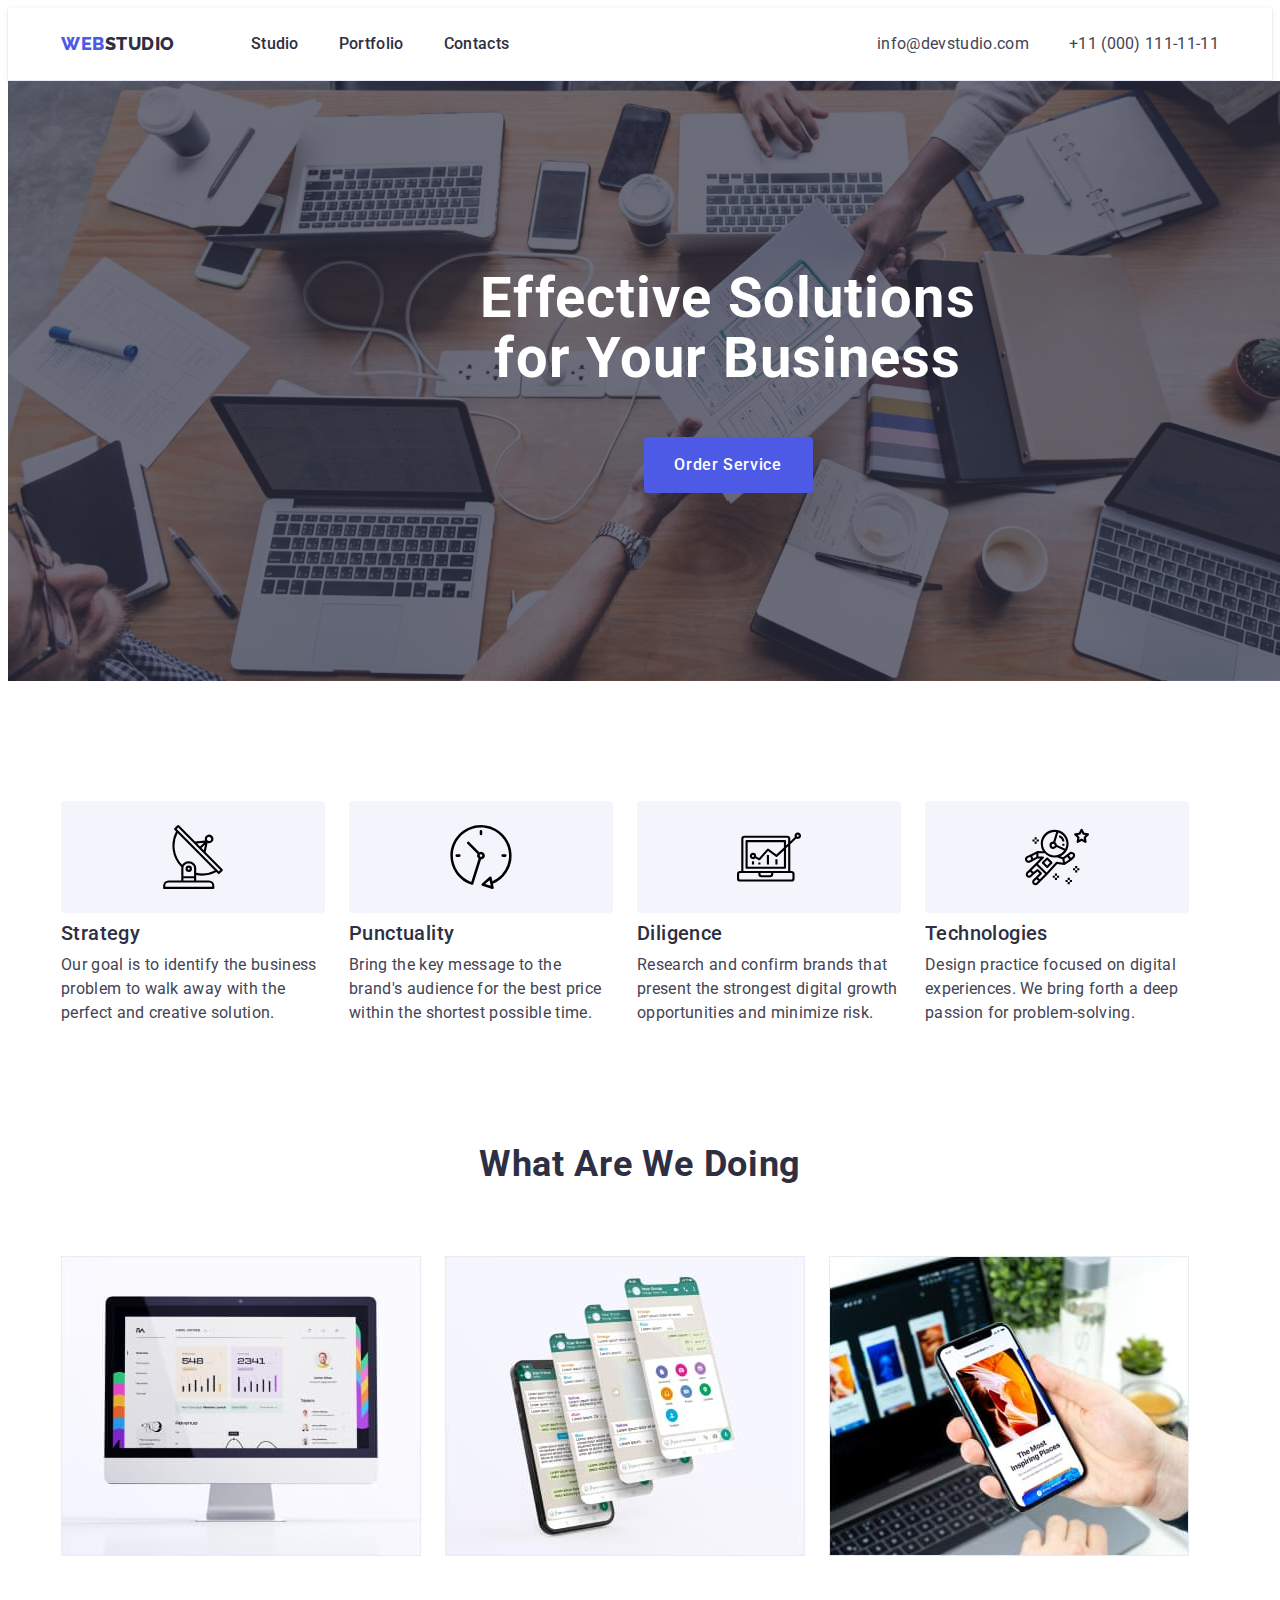
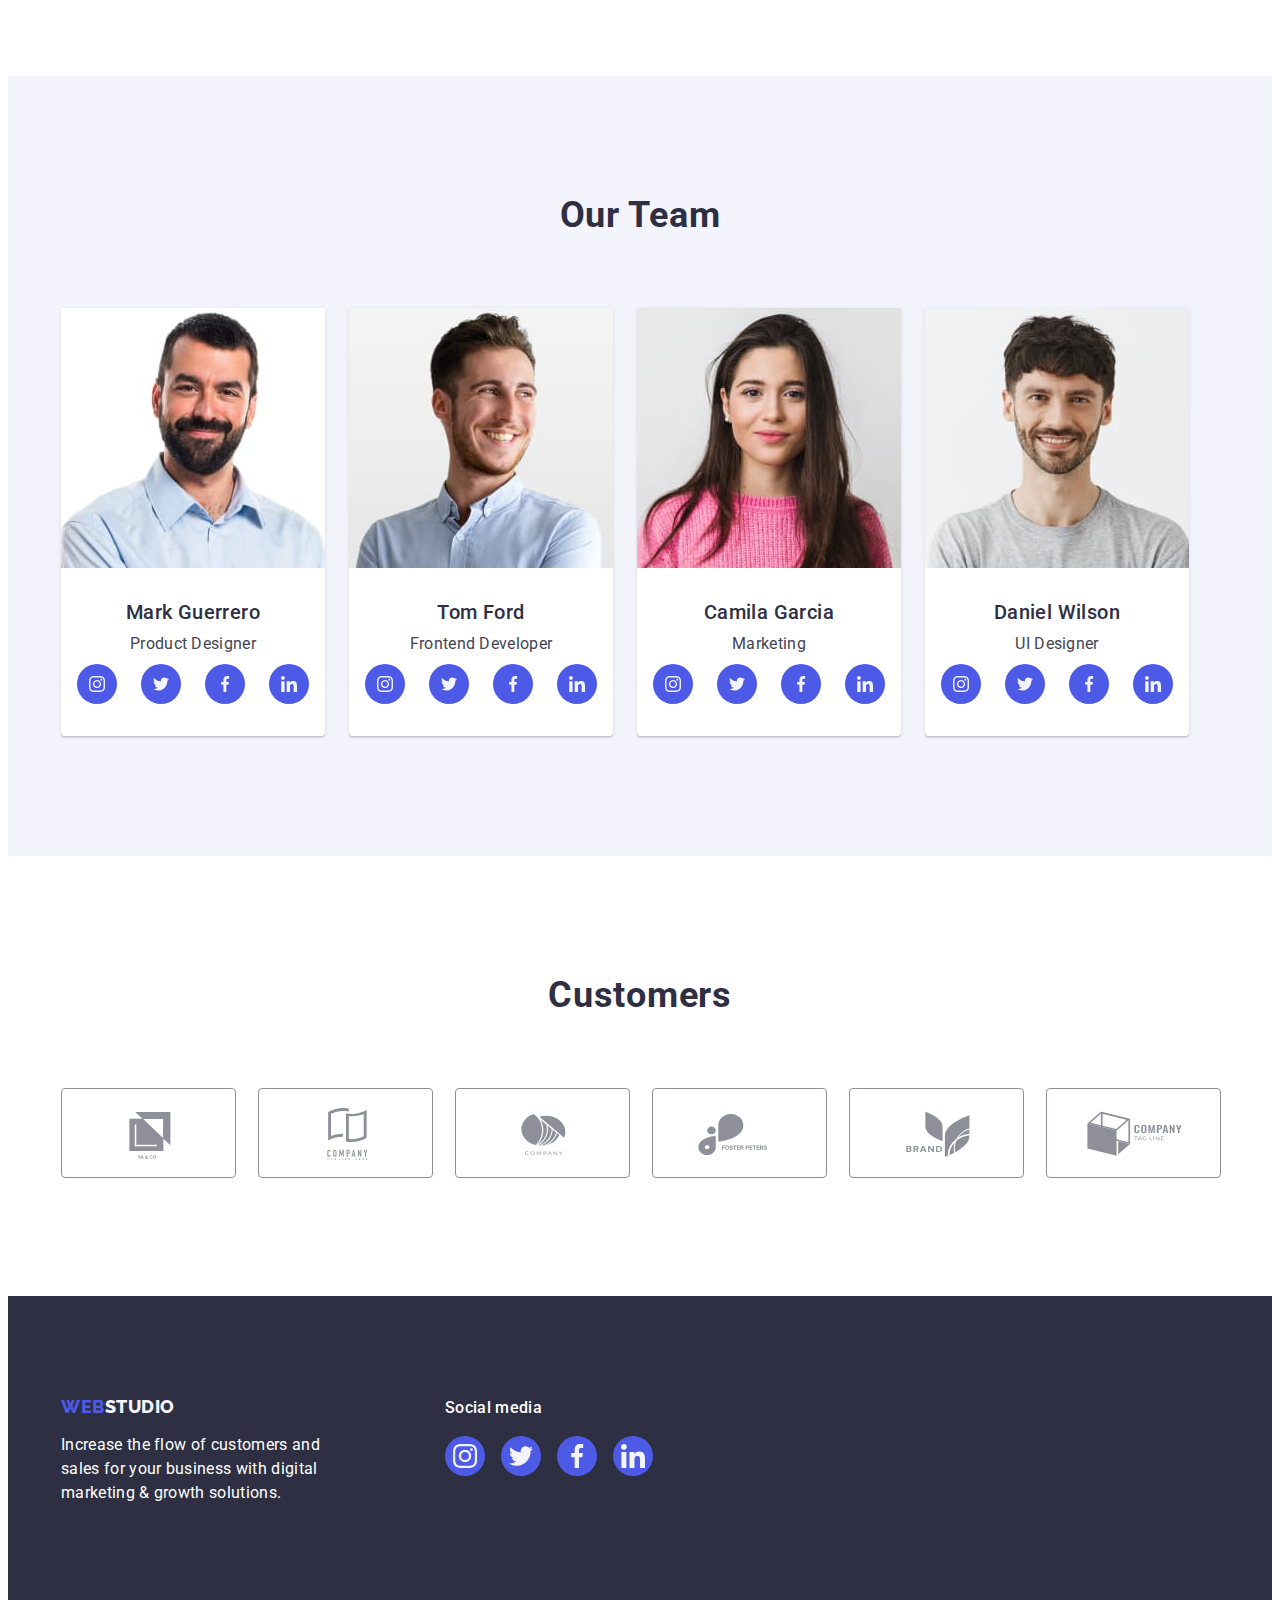
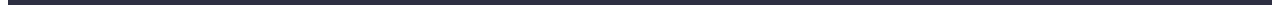
<file: index.html>
<!DOCTYPE html>
<html lang="en">

<head>
    <meta charset="UTF-8" />
    <meta http-equiv="X-UA-Compatible" content="IE=edge" />
    <meta name="viewport" content="width=device-width, initial-scale=1.0" />
    <title>Web Studio</title>
    <link rel="preconnect" href="https://fonts.googleapis.com">
    <link rel="preconnect" href="https://fonts.gstatic.com" crossorigin>
    <link href="https://fonts.googleapis.com/css2?family=Raleway:wght@800&family=Roboto:wght@400;500;700&display=swap"
        rel="stylesheet">
    <link rel="stylesheet" href="https://cdnjs.cloudflare.com/ajax/libs/modern-normalize/1.1.0/modern-normalize.min.css"
        integrity="sha512-wpPYUAdjBVSE4KJnH1VR1HeZfpl1ub8YT/NKx4PuQ5NmX2tKuGu6U/JRp5y+Y8XG2tV+wKQpNHVUX03MfMFn9Q=="
        crossorigin="anonymous" referrerpolicy="no-referrer" />
    <link rel="stylesheet" href="./css/styles.css" />
</head>

<body>
    <!-- start header -->
    <header class="header">
        <div class="header-container container">
            <nav class="header-nav">
                <a href="./index.html" class="logo link">Web<span class="logo-dark">Studio</span></a>
                <ul class="header-list list">
                    <li class="header-list-item">
                        <a class="header-item link" href="./index.html">Studio</a>
                    </li>
                    <li class="header-list-item">
                        <a class="header-item link" href="./portfolio.html">Portfolio</a>
                    </li>
                    <li class="header-list-item">
                        <a class="header-item link" href="">Contacts</a>
                    </li>
                </ul>
            </nav>
            <address class="address">
                <ul class="address-list list">
                    <li class="address-list-item">
                        <a class="address-link link" href="mailto:info@devstudio.com">info@devstudio.com</a>
                    </li>
                    <li class="address-list-item">
                        <a class="address-link link" href="tel:+110001111111">+11 (000) 111-11-11</a>
                    </li>
                </ul>
            </address>
        </div>
    </header>
    <!-- start main -->
    <main>
        <!-- section hero -->
        <section class="section-hero section">
            <div class="container">
                <h1 class="hero">Effective Solutions for Your Business</h1>
                <!-- <a href="#">Order Service</a> -->
                <button class="btn" type="button">Order Service</button>
            </div>
        </section>
        <!-- section hero-item -->
        <section class="section-advantages section">
            <div class="container">
                <h2 class="visually-hidden">Our advantages</h2>
                <ul class="section-advantages-list list">
                    <li class="advantages-list-item">
                        <div class="advantages-icons">
                            <svg class="antenna" width="64" height="64">
                                <use href="./images/icons/icons.svg#antenna"></use>
                            </svg>
                        </div>
                        <h3 class="advantages-title">Strategy</h3>
                        <p class="advantages-p">
                            Our goal is to identify the business problem to walk
                            away with the perfect and creative solution.
                        </p>
                    </li>
                    <li class="advantages-list-item">
                        <div class="advantages-icons">
                            <svg class="antenna" width="64" height="64">
                                <use href="./images/icons/icons.svg#clock"></use>
                            </svg>
                        </div>
                        <h3 class="advantages-title">Punctuality</h3>
                        <p class="advantages-p">
                            Bring the key message to the brand's audience for
                            the best price within the shortest possible time.
                        </p>
                    </li>
                    <li class="advantages-list-item">
                        <div class="advantages-icons">
                            <svg class="antenna" width="64" height="64">
                                <use href="./images/icons/icons.svg#diagram"></use>
                            </svg>
                        </div>
                        <h3 class="advantages-title">Diligence</h3>
                        <p class="advantages-p">
                            Research and confirm brands that present the
                            strongest digital growth opportunities and minimize
                            risk.
                        </p>
                    </li>
                    <li class="advantages-list-item">
                        <div class="advantages-icons">
                            <svg class="antenna" width="64" height="64">
                                <use href="./images/icons/icons.svg#astronaut"></use>
                            </svg>
                        </div>
                        <h3 class="advantages-title">Technologies</h3>
                        <p class="advantages-p">
                            Design practice focused on digital experiences. We
                            bring forth a deep passion for problem-solving.
                        </p>
                    </li>
                </ul>
            </div>
        </section>
        <!-- section what are we doing -->
        <section class="section work">
            <div class="container">
                <h2 class="section-works">What are we doing</h2>
                <ul class="section-works-list list">
                    <li class="works-list-item">
                        <img src="./images/analytics.jpg" alt="analytics" width="360" />
                    </li>
                    <li class="works-list-item">
                        <img src="./images/speed.jpg" alt="speed" width="360" />
                    </li>
                    <li class="works-list-item">
                        <img src="./images/crossplatform.jpg" alt="cross-platform" width="360" />
                    </li>
                </ul>
            </div>
        </section>
        <!-- section our team -->
        <section class="section-team section">
            <div class="container">
                <h2 class="title-team">Our Team</h2>
                <ul class="section-item list">
                    <li class="team-item">
                        <img src="./images/markguerrero.jpg" alt="photo-product-designer" width="264" />
                        <div class="card-info">
                            <h3 class="our-title">Mark Guerrero</h3>
                            <p class="section-p">Product Designer</p>
                            <ul class="socials list">
                                <li class="socials-item">
                                    <a class="socials-link link" href="" aria-label="Instagram icon">
                                        <svg class="socials-icon" width="16" height="16">
                                            <use href="./images/icons/icons.svg#instagram"></use>
                                        </svg>
                                    </a>
                                </li>
                                <li class="socials-item">
                                    <a class="socials-link link" href="" aria-label="Twitter icon">
                                        <svg class="socials-icon" width="16" height="16">
                                            <use href="./images/icons/icons.svg#twitter"></use>
                                        </svg>
                                    </a>
                                </li>
                                <li class="socials-item">
                                    <a class="socials-link link" href="" aria-label="Facebook icon">
                                        <svg class="socials-icon" width="16" height="16">
                                            <use href="./images/icons/icons.svg#facebook"></use>
                                        </svg>
                                    </a>
                                </li>
                                <li class="socials-item">
                                    <a class="socials-link link" href="" aria-label="Linkedin icon">
                                        <svg class="socials-icon" width="16" height="16">
                                            <use href="./images/icons/icons.svg#linkedin"></use>
                                        </svg>
                                    </a>
                                </li>
                            </ul>
                        </div>
                    </li>
                    <li class="team-item">
                        <img src="./images/tomford.jpg" alt="photo-product-designer" width="264" />
                        <div class="card-info">
                            <h3 class="our-title">Tom Ford</h3>
                            <p class="section-p">Frontend Developer</p>
                            <ul class="socials list">
                                <li class="socials-item">
                                    <a class="socials-link link" href="" aria-label="Instagram icon">
                                        <svg class="socials-icon" width="16" height="16">
                                            <use href="./images/icons/icons.svg#instagram"></use>
                                        </svg>
                                    </a>
                                </li>
                                <li class="socials-item">
                                    <a class="socials-link link" href="" aria-label="Twitter icon">
                                        <svg class="socials-icon" width="16" height="16">
                                            <use href="./images/icons/icons.svg#twitter"></use>
                                        </svg>
                                    </a>
                                </li>
                                <li class="socials-item">
                                    <a class="socials-link link" href="" aria-label="Facebook icon">
                                        <svg class="socials-icon" width="16" height="16">
                                            <use href="./images/icons/icons.svg#facebook"></use>
                                        </svg>
                                    </a>
                                </li>
                                <li class="socials-item">
                                    <a class="socials-link link" href="" aria-label="Linkedin icon">
                                        <svg class="socials-icon" width="16" height="16">
                                            <use href="./images/icons/icons.svg#linkedin"></use>
                                        </svg>
                                    </a>
                                </li>
                            </ul>
                        </div>
                    </li>
                    <li class="team-item">
                        <img src="./images/camilagarcia.jpg" alt="photo-product-designer" width="264" />
                        <div class="card-info">
                            <h3 class="our-title">Camila Garcia</h3>
                            <p class="section-p">Marketing</p>
                            <ul class="socials list">
                                <li class="socials-item">
                                    <a class="socials-link link" href="" aria-label="Instagram icon">
                                        <svg class="socials-icon" width="16" height="16">
                                            <use href="./images/icons/icons.svg#instagram"></use>
                                        </svg>
                                    </a>
                                </li>
                                <li class="socials-item">
                                    <a class="socials-link link" href="" aria-label="Twitter icon">
                                        <svg class="socials-icon" width="16" height="16">
                                            <use href="./images/icons/icons.svg#twitter"></use>
                                        </svg>
                                    </a>
                                </li>
                                <li class="socials-item">
                                    <a class="socials-link link" href="" aria-label="Facebook icon">
                                        <svg class="socials-icon" width="16" height="16">
                                            <use href="./images/icons/icons.svg#facebook"></use>
                                        </svg>
                                    </a>
                                </li>
                                <li class="socials-item">
                                    <a class="socials-link link" href="" aria-label="Linkedin icon">
                                        <svg class="socials-icon" width="16" height="16">
                                            <use href="./images/icons/icons.svg#linkedin"></use>
                                        </svg>
                                    </a>
                                </li>
                            </ul>
                        </div>
                    </li>
                    <li class="team-item">
                        <img src="./images/danielwilson.jpg" alt="photo-product-designer" width="264" />
                        <div class="card-info">
                            <h3 class="our-title">Daniel Wilson</h3>
                            <p class="section-p">UI Designer</p>
                            <ul class="socials list">
                                <li class="socials-item">
                                    <a class="socials-link link" href="" aria-label="Instagram icon">
                                        <svg class="socials-icon" width="16" height="16">
                                            <use href="./images/icons/icons.svg#instagram"></use>
                                        </svg>
                                    </a>
                                </li>
                                <li class="socials-item">
                                    <a class="socials-link link" href="" aria-label="Twitter icon">
                                        <svg class="socials-icon" width="16" height="16">
                                            <use href="./images/icons/icons.svg#twitter"></use>
                                        </svg>
                                    </a>
                                </li>
                                <li class="socials-item">
                                    <a class="socials-link link" href="" aria-label="Facebook icon">
                                        <svg class="socials-icon" width="16" height="16">
                                            <use href="./images/icons/icons.svg#facebook"></use>
                                        </svg>
                                    </a>
                                </li>
                                <li class="socials-item">
                                    <a class="socials-link link" href="" aria-label="Linkedin icon">
                                        <svg class="socials-icon" width="16" height="16">
                                            <use href="./images/icons/icons.svg#linkedin"></use>
                                        </svg>
                                    </a>
                                </li>
                            </ul>
                        </div>
                    </li>
                </ul>
            </div>
        </section>
        <!-- section-customers -->
        <section class="section-customers section">
            <div class="container">
                <h2 class="customers-title">Customers</h2>
                <ul class="customers-list list">
                    <li class="customers-list-item">
                        <a class="customers-icons">
                            <svg class="customers-link-item" width="104" height="56">
                                <use href="./images/icons/icons.svg#first-company"></use>
                            </svg>
                        </a>
                    </li>
                    <li class="customers-list-item">
                        <a class="customers-icons">
                            <svg class="customers-link-item" width="104" height="56">
                                <use href="./images/icons/icons.svg#secondary-company"></use>
                            </svg>
                        </a>
                    </li>
                    <li class="customers-list-item">
                        <a class="customers-icons">
                            <svg class="customers-link-item" width="104" height="56">
                                <use href="./images/icons/icons.svg#third-company"></use>
                            </svg>
                        </a>
                    </li>
                    <li class="customers-list-item">
                        <a class="customers-icons">
                            <svg class="customers-link-item" width="104" height="56">
                                <use href="./images/icons/icons.svg#fourth-company"></use>
                            </svg>
                        </a>
                    </li>
                    <li class="customers-list-item">
                        <a class="customers-icons">
                            <svg class="customers-link-item" width="104" height="56">
                                <use href="./images/icons/icons.svg#fifth-company"></use>
                            </svg>
                        </a>
                    </li>
                    <li class="customers-list-item">
                        <a class="customers-icons">
                            <svg class="customers-link-item" width="104" height="56">
                                <use href="./images/icons/icons.svg#sixth-company"></use>
                            </svg>
                        </a>
                    </li>
                </ul>
            </div>
        </section>
    </main>
    <!-- start footer -->
    <footer class="footer">
        <div class="footer-container container">
            <div class="footer-left-section">
                <a class="logo link footer-logo" href="./index.html">Web<span class="logo-light">Studio</span></a>
                <p class="footer-text">
                    Increase the flow of customers and sales for your business with
                    digital marketing & growth solutions.
                </p>
            </div>
            <div class="social-media">
                <p class="media-title">Social media</p>
                <ul class="socials footer-socials list">
                    <li class="socials-item">
                        <a class="socials-footer-link link" href="" aria-label="Instagram icon">
                            <svg class="socials-icon" width="24" height="24">
                                <use href="./images/icons/icons.svg#instagram"></use>
                            </svg>
                        </a>
                    </li>
                    <li class="socials-item">
                        <a class="socials-footer-link link" href="" aria-label="Twitter icon">
                            <svg class="socials-icon" width="24" height="24">
                                <use href="./images/icons/icons.svg#twitter"></use>
                            </svg>
                        </a>
                    </li>
                    <li class="socials-item">
                        <a class="socials-footer-link link" href="" aria-label="Facebook icon">
                            <svg class="socials-icon" width="24" height="24">
                                <use href="./images/icons/icons.svg#facebook"></use>
                            </svg>
                        </a>
                    </li>
                    <li class="socials-item">
                        <a class="socials-footer-link link" href="" aria-label="Linkedin icon">
                            <svg class="socials-icon" width="24" height="24">
                                <use href="./images/icons/icons.svg#linkedin"></use>
                            </svg>
                        </a>
                    </li>
                </ul>
            </div>
        </div>
    </footer>
</body>

</html>
</file>
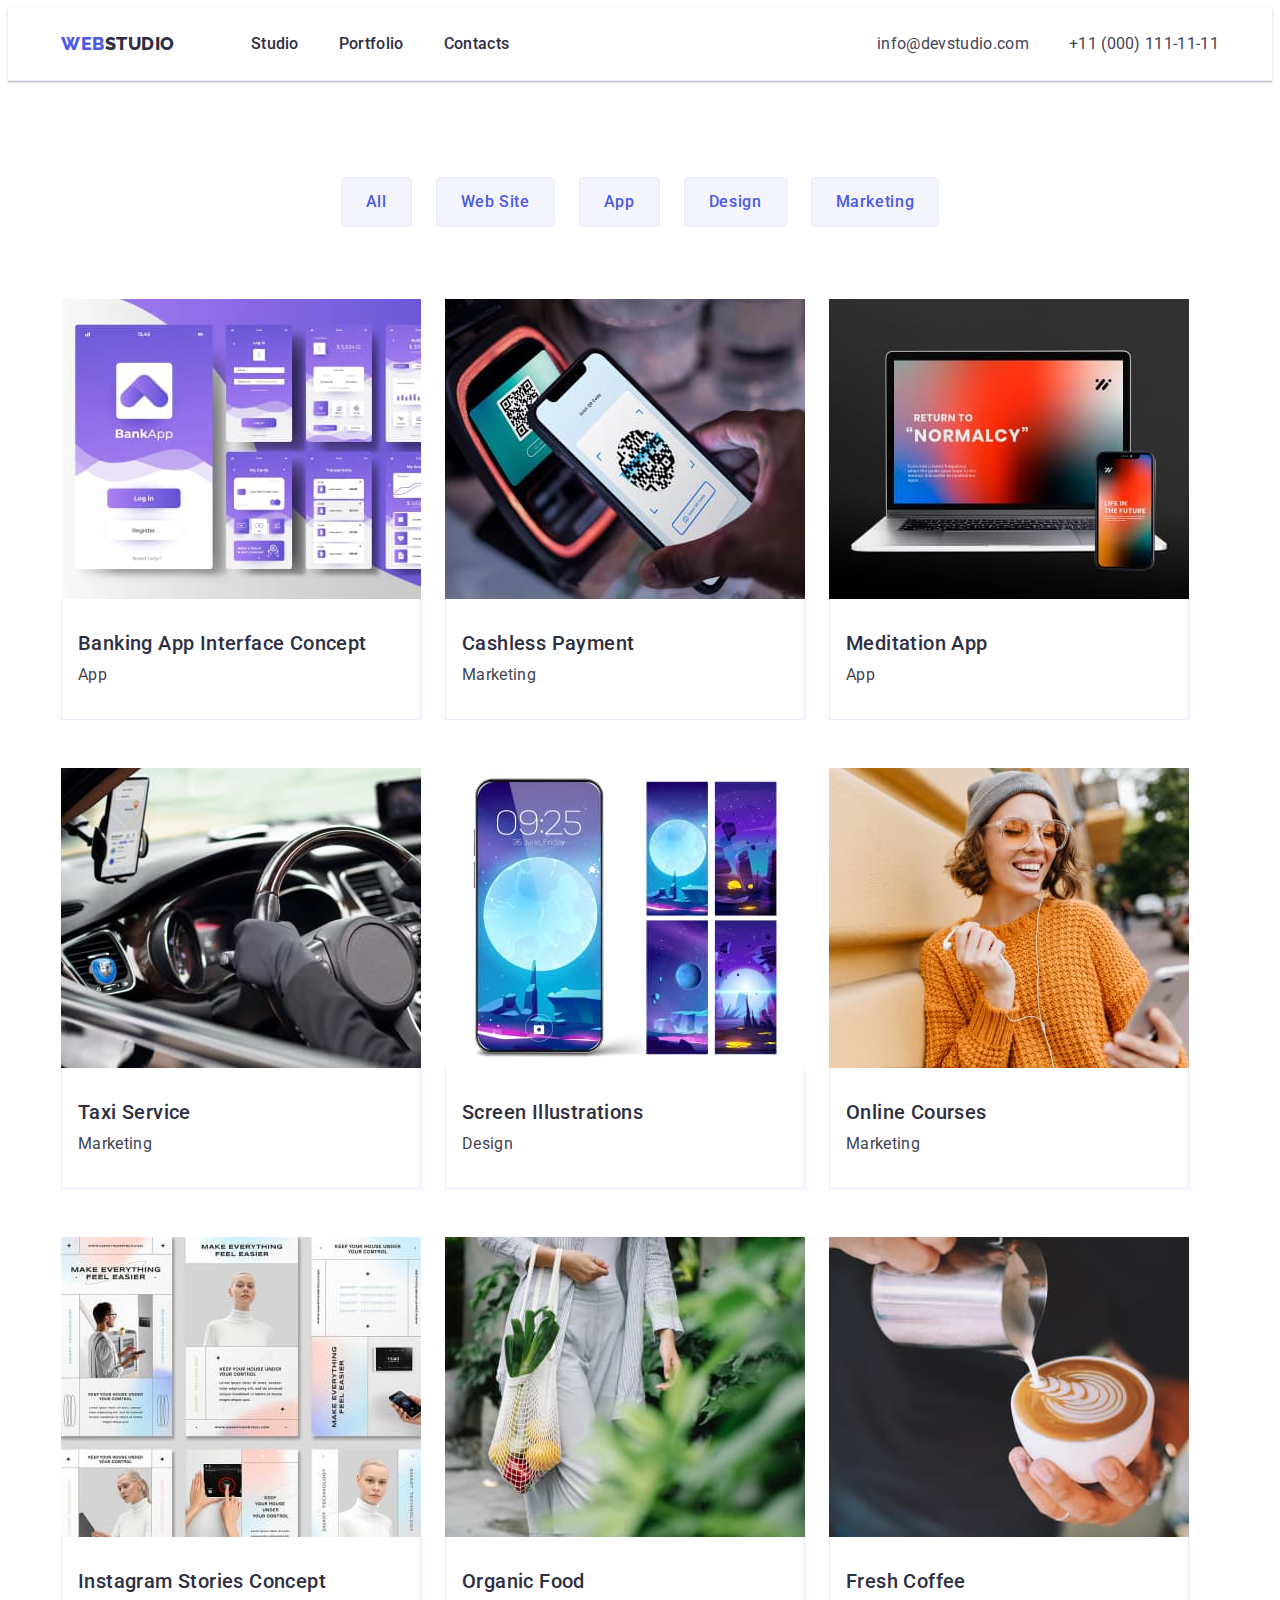
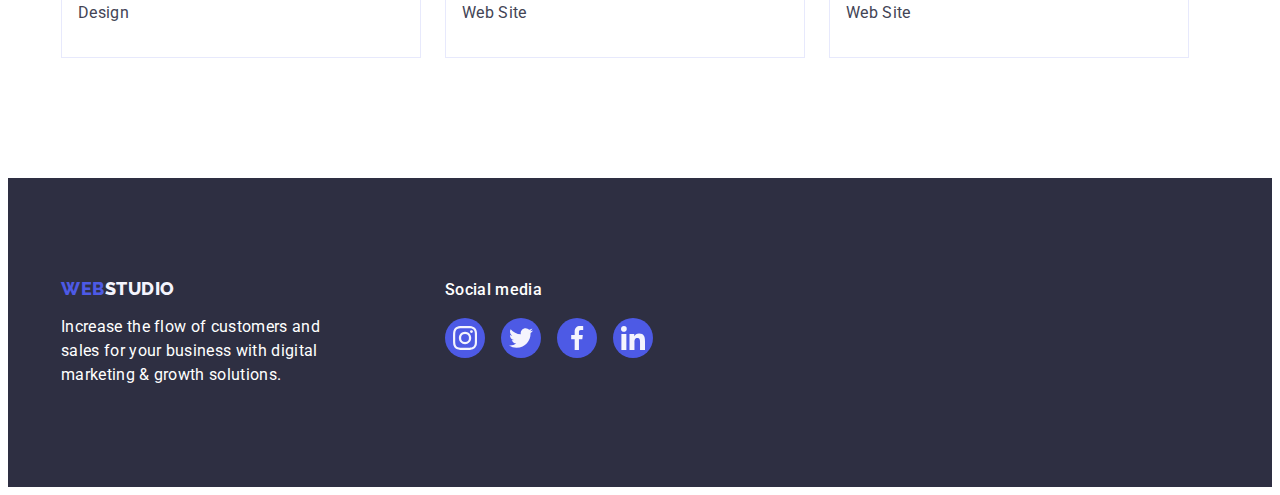
<file: portfolio.html>
<!DOCTYPE html>
<html lang="en">

<head>
    <meta charset="UTF-8" />
    <meta http-equiv="X-UA-Compatible" content="IE=edge" />
    <meta name="viewport" content="width=device-width, initial-scale=1.0" />
    <title>Portfolio</title>
    <link rel="preconnect" href="https://fonts.googleapis.com">
    <link rel="preconnect" href="https://fonts.gstatic.com" crossorigin>
    <link href="https://fonts.googleapis.com/css2?family=Raleway:wght@800&family=Roboto:wght@400;500;700&display=swap"
        rel="stylesheet">
    <link rel="stylesheet" href="https://cdnjs.cloudflare.com/ajax/libs/modern-normalize/1.1.0/modern-normalize.min.css"
        integrity="sha512-wpPYUAdjBVSE4KJnH1VR1HeZfpl1ub8YT/NKx4PuQ5NmX2tKuGu6U/JRp5y+Y8XG2tV+wKQpNHVUX03MfMFn9Q=="
        crossorigin="anonymous" referrerpolicy="no-referrer" />
    <link rel="stylesheet" href="./css/styles.css" />
</head>

<body>
    <!-- start header -->
    <header class="header">
        <div class="header-container container">
            <nav class="header-nav">
                <a href="./index.html" class="logo link">Web<span class="logo-dark">Studio</span></a>
                <ul class="header-list list">
                    <li class="header-list-item">
                        <a class="header-item link" href="./index.html">Studio</a>
                    </li>
                    <li class="header-list-item">
                        <a class="header-item link" href="./portfolio.html">Portfolio</a>
                    </li>
                    <li class="header-list-item">
                        <a class="header-item link" href="">Contacts</a>
                    </li>
                </ul>
            </nav>
            <address class="address">
                <ul class="address-list list">
                    <li class="address-list-item">
                        <a class="address-link link" href="mailto:info@devstudio.com">info@devstudio.com</a>
                    </li>
                    <li class="address-list-item">
                        <a class="address-link link" href="tel:+110001111111">+11 (000) 111-11-11</a>
                    </li>
                </ul>
            </address>
        </div>
    </header>
    <!-- start main -->

    <main>
        <!-- filters -->
        <!-- <aside></aside> -->
        <section class="section-portfolio">
            <div class="container">
                <h1 class="visually-hidden">Portfolio</h1>
                <ul class="filter-list list">
                    <li class="filter-list-item"><button class="btn-filter" type="button">All</button></li>
                    <li class="filter-list-item"><button class="btn-filter" type="button">Web Site</button></li>
                    <li class="filter-list-item"><button class="btn-filter" type="button">App</button></li>
                    <li class="filter-list-item"><button class="btn-filter" type="button">Design</button></li>
                    <li class="filter-list-item"><button class="btn-filter" type="button">Marketing</button></li>
                </ul>
                <ul class="advantages list">
                    <li class="advantages-list">
                        <a class="advantages-item link" href="">
                            <img class="advantages-images" src="./images/portfolio/bankapp.jpg"
                                alt="Banking App Interface Concept" width="360" />
                            <div class="card-item">
                                <h2 class="advantages-title">Banking App Interface Concept</h2>
                                <p class="advantages-p">App</p>
                            </div>
                        </a>
                    </li>
                    <li class="advantages-list">
                        <a class="advantages-item link" href="">
                            <img class="advantages-images" src="./images/portfolio/payment.jpg" alt="Cashless Payment"
                                width="360" />
                            <div class="card-item">
                                <h2 class="advantages-title">Cashless Payment</h2>
                                <p class="advantages-p">Marketing</p>
                            </div>
                        </a>
                    </li>
                    <li class="advantages-list">
                        <a class="advantages-item link" href="">
                            <img class="advantages-images" src="./images/portfolio/meditation.jpg" alt="Meditation App"
                                width="360" />
                            <div class="card-item">
                                <h2 class="advantages-title">Meditation App</h2>
                                <p class="advantages-p">App</p>
                            </div>
                        </a>
                    </li>
                    <li class="advantages-list">
                        <a class="advantages-item link" href="">
                            <img class="advantages-images" src="./images/portfolio/taxi.jpg" alt="Taxi Service"
                                width="360" />
                            <div class="card-item">
                                <h2 class="advantages-title">Taxi Service</h2>
                                <p class="advantages-p">Marketing</p>
                            </div>
                        </a>
                    </li>
                    <li class="advantages-list">
                        <a class="advantages-item link" href="">
                            <img class="advantages-images" src="./images/portfolio/screenillustrations.jpg"
                                alt="Screen Illustrations" width="360" />
                            <div class="card-item">
                                <h2 class="advantages-title">Screen Illustrations</h2>
                                <p class="advantages-p">Design</p>
                            </div>
                        </a>
                    </li>
                    <li class="advantages-list">
                        <a class="advantages-item link" href="">
                            <img class="advantages-images" src="./images/portfolio/onlinecourses.jpg"
                                alt="Screen Illustrations" width="360" />
                            <div class="card-item">
                                <h2 class="advantages-title">Online Courses</h2>
                                <p class="advantages-p">Marketing</p>
                            </div>
                        </a>
                    </li>
                    <li class="advantages-list">
                        <a class="advantages-item link" href="">
                            <img class="advantages-images" src="./images/portfolio/instagramconcept.jpg"
                                alt="Instagram Stories Concept" width="360" />
                            <div class="card-item">
                                <h2 class="advantages-title">Instagram Stories Concept</h2>
                                <p class="advantages-p">Design</p>
                            </div>
                        </a>
                    </li>
                    <li class="advantages-list">
                        <a class="advantages-item link" href="">
                            <img class="advantages-images" src="./images/portfolio/organicfood.jpg" alt="Organic Food"
                                width="360" />
                            <div class="card-item">
                                <h2 class="advantages-title">Organic Food</h2>
                                <p class="advantages-p">Web Site</p>
                            </div>
                        </a>
                    </li>
                    <li class="advantages-list">
                        <a class="advantages-item link" href="">
                            <img class="advantages-images" src="./images/portfolio/freshcoffee.jpg" alt="Fresh Coffee"
                                width="360" />
                            <div class="card-item">
                                <h2 class="advantages-title">Fresh Coffee</h2>
                                <p class="advantages-p">Web Site</p>
                            </div>
                        </a>
                    </li>
                </ul>
            </div>
        </section>
    </main>

    <!-- start footer -->
    <footer class="footer">
        <div class="footer-container container">
            <div class="footer-left-section">
                <a class="logo link footer-logo" href="./index.html">Web<span class="logo-light">Studio</span></a>
                <p class="footer-text">
                    Increase the flow of customers and sales for your business with
                    digital marketing & growth solutions.
                </p>
            </div>
            <div class="social-media">
                <p class="media-title">Social media</p>
                <ul class="socials footer-socials list">
                    <li class="socials-item">
                        <a class="socials-footer-link link" href="" aria-label="Instagram icon">
                            <svg class="socials-icon" width="24" height="24">
                                <use href="./images/icons/icons.svg#instagram"></use>
                            </svg>
                        </a>
                    </li>
                    <li class="socials-item">
                        <a class="socials-footer-link link" href="" aria-label="Twitter icon">
                            <svg class="socials-icon" width="24" height="24">
                                <use href="./images/icons/icons.svg#twitter"></use>
                            </svg>
                        </a>
                    </li>
                    <li class="socials-item">
                        <a class="socials-footer-link link" href="" aria-label="Facebook icon">
                            <svg class="socials-icon" width="24" height="24">
                                <use href="./images/icons/icons.svg#facebook"></use>
                            </svg>
                        </a>
                    </li>
                    <li class="socials-item">
                        <a class="socials-footer-link link" href="" aria-label="Linkedin icon">
                            <svg class="socials-icon" width="24" height="24">
                                <use href="./images/icons/icons.svg#linkedin"></use>
                            </svg>
                        </a>
                    </li>
                </ul>
            </div>
        </div>
    </footer>
</body>

</html>
</file>
<file: css/styles.css>
/**
  |============================
  | default classes
  |============================
*/
/* main text color #2E2F42 */
/* secondary text color #434455 */
/* white text color #FFFFFF */
/* accent bgc #4D5AE5 */
/* secondary bgc #F4F4FD */

:root {
    --main-text-color: #2e2f42;
    --secondary-text-color: #434455;
    --white-text-color: #ffffff;
    --accent-bgc: #4d5ae5;
    --secondary-bgc: #f4f4fd;
    --ocean-text-color: #404bbf;
    --border-btn-color: #e7e9fc;
    --secondary-green-color: #31d0aa;
    --light-slate-color: #8e8f99;
}

body {
    background-color: #ffffff;
    color: var(--secondary-text-color);
    font-family: Roboto, sans-serif;
    letter-spacing: 0.02em;
}

h1,
h2,
h3,
h4,
h5,
h6,
p {
    margin: 0;
}

img {
    display: block;
}

button {
    cursor: pointer;
}

.list {
    list-style: none;
    margin: 0;
    padding: 0;
}

.link {
    text-decoration: none;
    color: inherit;
}

.container {
    width: 1158px;
    /* max-width: 1140px; */
    margin-left: auto;
    margin-right: auto;
    padding: 0 15px;

    /* outline: 2px solid tomato;
    outline-offset: -2px; */
}

.visually-hidden {
    position: absolute;
    width: 1px;
    height: 1px;
    margin: -1px;
    border: 0;
    padding: 0;

    white-space: nowrap;
    clip-path: inset(100%);
    clip: rect(0 0 0 0);
    overflow: hidden;
}

/**
  |============================
  | header
  |============================
*/

.header {
    /* padding-top: 24px;
    padding-bottom: 24px; */
    border-bottom: 1px solid #e7e9fc;
    box-shadow: 0px 2px 1px rgba(46, 47, 66, 0.08),
        0px 1px 1px rgba(46, 47, 66, 0.16), 0px 1px 6px rgba(46, 47, 66, 0.08);
}

.header-container {
    display: flex;
    align-items: center;
}

.header-nav {
    display: flex;
    align-items: center;
}

.address-list {
    display: flex;
    align-items: center;
}

.address {
    margin-left: auto;
}

.logo {
    padding: 24px 0;
    display: inline-block;
    margin-right: 76px;
    color: var(--accent-bgc);
    font-family: Raleway, sans-serif;
    font-size: 18px;
    font-weight: 800;
    letter-spacing: 0.03em;
    line-height: 1.17;
    text-transform: uppercase;
}

.footer-logo {
    display: inline-block;
    margin-right: 0;
    margin-bottom: 16px;
    padding: 0;
    color: var(--accent-bgc);
    font-family: Raleway, sans-serif;
    font-size: 18px;
    font-weight: 800;
    letter-spacing: 0.03em;
    line-height: 1.17;
    text-transform: uppercase;
}

.logo-dark {
    color: var(--main-text-color);
}

.header-item {
    display: block;
    padding: 24px 0;

    color: var(--main-text-color);
    font-size: 16px;
    letter-spacing: 0.02em;
    line-height: 1.5;
    font-weight: 500;
}

.address-list {
    font-size: 16px;
    letter-spacing: 0.02em;
    line-height: 1.5;
}

.address-list-item:not(:last-child) {
    /* outline: 1px solid tomato; */
    margin-right: 40px;
}

.address-link {
    padding: 24px 0;
    display: block;
}

.site-item {
    color: var(--secondary-text-color);
}

.header-list {
    display: flex;
    align-items: center;
}

.header-list-item:not(:last-child) {
    margin-right: 40px;
}
/* 
.header-list li {
    outline: 1px solid tomato;
} */

.header-list a:hover,
.header-list a:focus {
    color: var(--ocean-text-color);
}

.address-list a:hover,
.address-list a:focus {
    color: var(--ocean-text-color);
}

.address {
    font-style: normal;
}

/**
  |============================
  | section hero
  |============================
*/

.section {
    padding-top: 120px;
    padding-bottom: 120px;
}

.work {
    padding-top: 0;
}

.hero {
    color: var(--white-text-color);
    font-size: 56px;
    letter-spacing: 0.02em;
    line-height: 1.07;
    text-align: center;
    margin: 0 auto;
    margin-bottom: 48px;
    max-width: 496px;
}

.btn {
    display: block;
    margin: 0 auto;
    min-width: 169px;
    height: 56px;

    border: none;
    border-radius: 4px;
    font-family: inherit;
    color: var(--white-text-color);
    font-size: 16px;
    font-weight: 500;
    letter-spacing: 0.04em;
    background-color: var(--accent-bgc);
    line-height: 1.5;
    cursor: pointer;
}

.btn:focus,
.btn:hover {
    background-color: var(--ocean-text-color);
    box-shadow: 0px 3px 1px rgba(0, 0, 0, 0.1), 0px 2px 1px rgba(0, 0, 0, 0.08),
        0px 2px 2px rgba(0, 0, 0, 0.12);
}

.btn-filter {
    padding: 12px 24px;
    font-family: inherit;
    color: var(--accent-bgc);
    font-size: 16px;
    font-weight: 500;
    letter-spacing: 0.04em;
    background-color: var(--secondary-bgc);
    line-height: 1.5;
    cursor: pointer;
    border: 1px solid var(--border-btn-color);
    border-radius: 4px;
}

.btn-filter:focus,
.btn-filter:hover {
    color: var(--white-text-color);
    background-color: var(--ocean-text-color);
    border: 1px solid transparent;
    box-shadow: 0px 3px 1px rgba(0, 0, 0, 0.1), 0px 2px 1px rgba(0, 0, 0, 0.08),
        0px 2px 2px rgba(0, 0, 0, 0.12);
}

.section-hero {
    padding: 188px 0;
    margin: 0 auto;
    max-width: 1440px;

    color: var(--main-text-color);
    font-size: 36px;
    font-weight: 600;
    letter-spacing: 0.02em;
    line-height: 1.11;
    text-align: center;
    background-color: var(--main-text-color);
    min-width: 1440px;
    background-image: linear-gradient(
            rgba(46, 47, 66, 0.7),
            rgba(46, 47, 66, 0.7)
        ),
        url(../images/header/people-office.jpg);
    background-repeat: no-repeat;
    background-size: cover;
    background-position: center;
}

/**
  |============================
  | section our advantages
  |============================
*/

.advantages-title {
    color: var(--main-text-color);
    font-size: 20px;
    letter-spacing: 0.02em;
    line-height: 1.2;
    font-weight: 500;
    margin-bottom: 8px;
}

.advantages-p {
    color: var(--secondary-text-color);
    letter-spacing: 0.02em;
    line-height: 1.5;
}

.section-advantages-list {
    display: flex;
}

.advantages-list-item {
    width: 264px;
}

.advantages-list-item:not(:last-child) {
    margin-right: 24px;
}

.advantages-icons {
    margin-bottom: 8px;
    min-width: 264px;
    min-height: 112px;
    display: flex;
    align-items: center;
    justify-content: center;
    border-radius: 4px;
    background-color: var(--secondary-bgc);
}

.antenna {
    width: 64px;
    height: 64px;
}

/**
  |============================
  | section what are we doing and our team
  |============================
*/

.section-works,
.title-team,
.customers-title {
    margin-bottom: 72px;

    color: var(--main-text-color);
    font-weight: 700;
    font-size: 36px;
    letter-spacing: 0.02em;
    line-height: 1.1;
    text-align: center;
    text-transform: capitalize;
}

.section-works-list {
    display: flex;
}

.works-list-item:not(:last-child) {
    margin-right: 24px;
}

.section-team {
    background-color: var(--secondary-bgc);
}

.our-title {
    margin-bottom: 8px;

    color: var(--main-text-color);
    font-size: 20px;
    font-weight: 500;
    letter-spacing: 0.02em;
    line-height: 1.2;
    text-align: center;
}

.section-p {
    color: var(--secondary-text-color);
    letter-spacing: 0.02em;
    line-height: 1.5;
    font-size: 16px;
    text-align: center;
    margin-bottom: 8px;
}

.team-item {
    background-color: var(--white-text-color);
    border-radius: 0px 0px 4px 4px;
    box-shadow: 0px 1px 6px rgba(46, 47, 66, 0.08),
        0px 1px 1px rgba(46, 47, 66, 0.16), 0px 2px 1px rgba(46, 47, 66, 0.08);
}

.team-item:not(:last-child) {
    margin-right: 24px;
}

.section-item {
    display: flex;
}

.card-info {
    padding: 32px 0px;
}

.socials {
    display: flex;
    justify-content: center;
    align-items: center;
    gap: 24px;
    /* padding-left: 16px;
    padding-right: 16px; */
}

.socials-link {
    display: flex;
    gap: 24px;
    align-items: center;
    justify-content: center;
    width: 40px;
    height: 40px;
    background-color: var(--accent-bgc);
    color: #f4f4fd;
    border-radius: 50%;
}

.socials-icon {
    fill: var(--secondary-bgc);
}

.socials-link:hover,
.socials-link:focus {
    background-color: var(--ocean-text-color);
}

.socials-footer-link {
    display: flex;
    gap: 24px;
    align-items: center;
    justify-content: center;
    width: 40px;
    height: 40px;
    background-color: var(--accent-bgc);
    color: #f4f4fd;
    border-radius: 50%;
}

.socials-footer-link:hover,
.socials-footer-link:focus {
    background-color: var(--secondary-green-color);
}

/**
  |============================
  | Customers
  |============================
*/

.customers-link-item {
    /* fill: var(--light-slate-color); */
    fill: currentColor;
}

.customers-list {
    display: flex;
    gap: 24px;
    align-items: center;
    justify-content: center;
}

.customers-list-item {
    width: calc((100% - 120px) / 6);
    height: 88px;
    display: block;
}
.customers-icons {
    width: 100%;
    height: 100%;
    color: var(--light-slate-color);
    border: 1px solid var(--light-slate-color);
    border-radius: 4px;
    display: flex;
    align-items: center;
    justify-content: center;
}

.customers-icons:hover,
.customers-icons:focus {
    fill: var(--ocean-text-color);
    color: var(--ocean-text-color);
    border: 1px solid var(--ocean-text-color);
    border-color: var(--ocean-text-color);
}

.customers-link-item:hover,
.customers-link-item:focus,
.customers-link-item:active {
    fill: currentColor;
    /* color: var(--ocean-text-color); */
    /* border: 1px solid var(--ocean-text-color); */
    /* border-color: var(--ocean-text-color); */
}

/**
  |============================
  | footer
  |============================
*/
.footer {
    background-color: var(--main-text-color);
    padding: 100px 0;
}

.logo-light {
    color: var(--secondary-bgc);
}

.footer p {
    color: var(--white-text-color);
    font-size: 16px;
    letter-spacing: 0.02em;
    line-height: 1.5;
}

.footer-text {
    width: 264px;
}

.footer-left-section {
    margin-right: 120px;
}

.media-title {
    color: var(--white-text-color);
    letter-spacing: 0.02em;
    line-height: 1.5;
    font-size: 16px;
    font-weight: 500;
    margin-bottom: 16px;
}

.footer-container {
    display: flex;
    align-items: baseline;
}

.footer-socials {
    gap: 16px;
}

/**
  |============================
  | portfolio
  |============================
*/

.filter-list {
    display: flex;
    justify-content: center;
    margin-bottom: 72px;
}

.advantages {
    display: flex;
    flex-wrap: wrap;
    /* width: calc((100% - 60px) / 3); */
}

.advantages-item {
    max-width: 360px;
    display: block;
}
.advantages-item:hover,
.advantages-item:focus {
    box-shadow: 0px 1px 6px rgba(46, 47, 66, 0.08),
        0px 1px 1px rgba(46, 47, 66, 0.16), 0px 2px 1px rgba(46, 47, 66, 0.08);
}

.advantages-title {
    margin-bottom: 8px;
}

.advantages-list {
    margin-right: 24px;
    margin-bottom: 48px;
}

.advantages-list:nth-child(3n) {
    margin-right: 0;
}
.advantages-list:nth-child(n + 7) {
    margin-bottom: 0;
}

.filter-list-item:not(:last-child) {
    margin-right: 24px;
}

.section-portfolio {
    padding: 96px 0 120px;
}

.card-item {
    padding: 32px 16px;
    border: 1px solid var(--border-btn-color);
    border-top: none;
}
</file>
